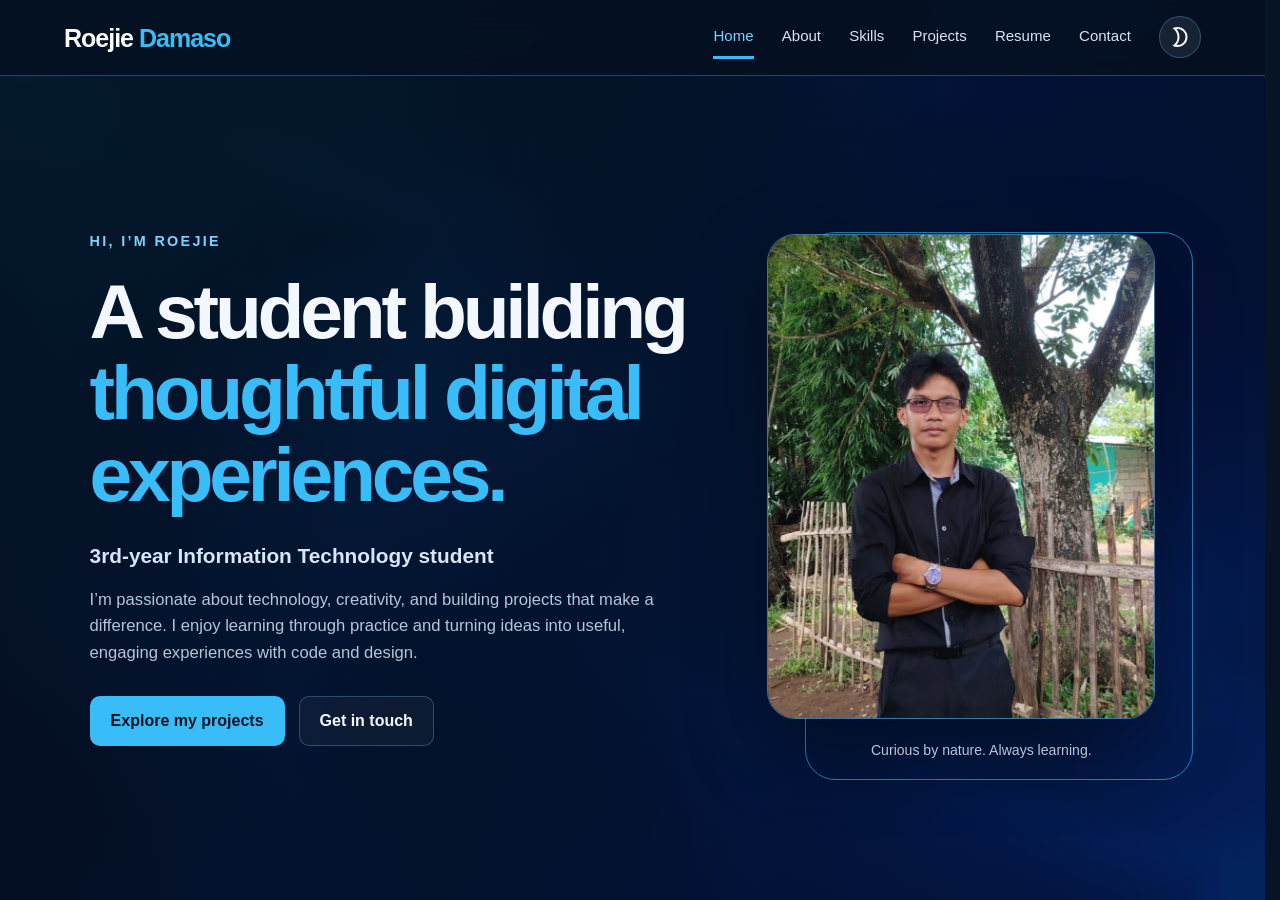
<file: index.html>
<!DOCTYPE html>
<html lang="en">
<head>
    <meta charset="UTF-8">
    <meta name="viewport" content="width=device-width, initial-scale=1.0">
    <meta name="description" content="Explore Roejie Damaso's portfolio, skills, projects, and background as an Information Technology student.">
    <meta name="theme-color" content="#071426">
    <title>Roejie Damaso | Portfolio</title>
    <link rel="stylesheet" href="style.css">
</head>
<body>
    <nav class="navbar">
        <div class="name">
            <p>Roejie <span style="color: rgb(79, 202, 255);">Damaso</span></p>
        </div>

        <button class="menu-btn" id="menu-btn" type="button" aria-label="Open navigation menu" aria-controls="nav-menu" aria-expanded="false">☰</button>

        <ul id="nav-menu" aria-label="Main navigation">
            <li class="active"><a href="index.html" class="active" aria-current="page">Home</a></li>
            <li><a href="about.html">About</a></li>
            <li><a href="skills.html">Skills</a></li>
            <li><a href="projects.html">Projects</a></li>
            <li><a href="resume.html">Resume</a></li>
            <li><a href="contact.html">Contact</a></li>
            <li><button id="theme-mode" type="button" aria-label="Toggle color theme" aria-pressed="false">
                <svg xmlns="http://www.w3.org/2000/svg" height="24px" viewBox="0 -960 960 960" width="24px" fill="#1f1f1f"><path d="M380-160q133 0 226.5-93.5T700-480q0-133-93.5-226.5T380-800h-21q-10 0-19 2 57 66 88.5 147.5T460-480q0 89-31.5 170.5T340-162q9 2 19 2h21Zm0 80q-53 0-103.5-13.5T180-134q93-54 146.5-146T380-480q0-108-53.5-200T180-826q46-27 96.5-40.5T380-880q83 0 156 31.5T663-763q54 54 85.5 127T780-480q0 83-31.5 156T663-197q-54 54-127 85.5T380-80Zm80-400Z"/></svg>
                
                <svg xmlns="http://www.w3.org/2000/svg" height="24px" viewBox="0 -960 960 960" width="24px" fill="#1f1f1f"><path d="M440-760v-160h80v160h-80Zm266 110-55-55 112-115 56 57-113 113Zm54 210v-80h160v80H760ZM440-40v-160h80v160h-80ZM254-652 140-763l57-56 113 113-56 54Zm508 512L651-255l54-54 114 110-57 59ZM40-440v-80h160v80H40Zm157 300-56-57 112-112 29 27 29 28-114 114Zm113-170q-70-70-70-170t70-170q70-70 170-70t170 70q70 70 70 170t-70 170q-70 70-170 70t-170-70Zm283-57q47-47 47-113t-47-113q-47-47-113-47t-113 47q-47 47-47 113t47 113q47 47 113 47t113-47ZM480-480Z"/></svg>
            </button></li>
        </ul>
        
    </nav>

    <main class="home-main">
        <section class="hero" aria-labelledby="hero-title">
            <div class="hero-copy">
                <p class="eyebrow">Hi, I’m Roejie</p>
                <h1 id="hero-title">A student building <span>thoughtful digital experiences.</span></h1>
                <p class="hero-role">3rd-year Information Technology student</p>
                <p class="hero-description">
                    I’m passionate about technology, creativity, and building projects that make a difference.
                    I enjoy learning through practice and turning ideas into useful, engaging experiences
                    with code and design.
                </p>
                <div class="hero-actions">
                    <a class="main-btn" href="projects.html">Explore my projects</a>
                    <a class="outline-btn" href="contact.html">Get in touch</a>
                </div>
            </div>
            <div class="hero-portrait">
                <img src="img/pic.jpg" alt="Portrait of Roejie Damaso" fetchpriority="high">
                <span class="portrait-caption">Curious by nature. Always learning.</span>
            </div>
        </section>
    </main>


    <script src="script.js"></script>
</body>
</html>
</file>
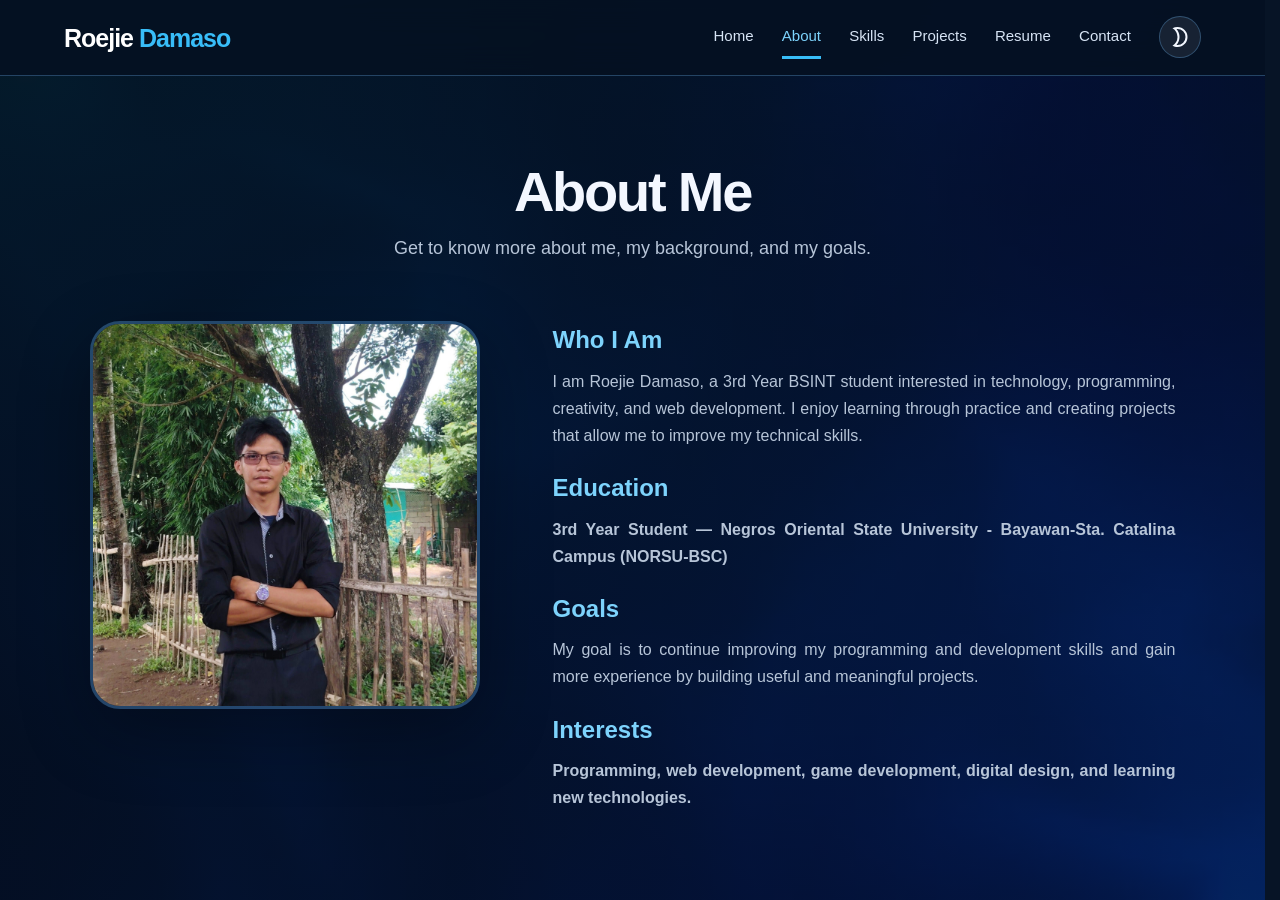
<file: about.html>
<!DOCTYPE html>
<html lang="en">
<head>
    <meta charset="UTF-8">
    <meta name="viewport" content="width=device-width, initial-scale=1.0">
    <title>About | Roejie Damaso</title>
    <link rel="stylesheet" href="style.css">
</head>
<body>

    <!-- =============================== NAVBAR SECTION ============================== -->

    <nav class="navbar">

        <div class="name">
            <p>Roejie <span style="color: rgb(79, 202, 255);">Damaso</span></p>
        </div>

        <button class="menu-btn" id="menu-btn">☰</button>

        <ul id="nav-menu">
            <li><a href="index.html">Home</a></li>
            <li class="active"><a href="about.html">About</a></li>
            <li><a href="skills.html">Skills</a></li>
            <li><a href="projects.html">Projects</a></li>
            <li><a href="resume.html">Resume</a></li>
            <li><a href="contact.html">Contact</a></li>

            <li><button id="theme-mode">
                <svg xmlns="http://www.w3.org/2000/svg" height="24px" viewBox="0 -960 960 960" width="24px" fill="#1f1f1f"><path d="M380-160q133 0 226.5-93.5T700-480q0-133-93.5-226.5T380-800h-21q-10 0-19 2 57 66 88.5 147.5T460-480q0 89-31.5 170.5T340-162q9 2 19 2h21Zm0 80q-53 0-103.5-13.5T180-134q93-54 146.5-146T380-480q0-108-53.5-200T180-826q46-27 96.5-40.5T380-880q83 0 156 31.5T663-763q54 54 85.5 127T780-480q0 83-31.5 156T663-197q-54 54-127 85.5T380-80Zm80-400Z"/></svg>
                
                <svg xmlns="http://www.w3.org/2000/svg" height="24px" viewBox="0 -960 960 960" width="24px" fill="#1f1f1f"><path d="M440-760v-160h80v160h-80Zm266 110-55-55 112-115 56 57-113 113Zm54 210v-80h160v80H760ZM440-40v-160h80v160h-80ZM254-652 140-763l57-56 113 113-56 54Zm508 512L651-255l54-54 114 110-57 59ZM40-440v-80h160v80H40Zm157 300-56-57 112-112 29 27 29 28-114 114Zm113-170q-70-70-70-170t70-170q70-70 170-70t170 70q70 70 70 170t-70 170q-70 70-170 70t-170-70Zm283-57q47-47 47-113t-47-113q-47-47-113-47t-113 47q-47 47-47 113t47 113q47 47 113 47t113-47ZM480-480Z"/></svg>
            </button></li>
        </ul>

    </nav>


    <!-- ============================== ABOUT SECTION ============================== -->

    <main class="page-main">

        <section class="page-header">
            <h1>About Me</h1>
            <p>Get to know more about me, my background, and my goals.</p>
        </section>


        <section class="about-container">

            <div class="about-image">
                <img src="img/pic.jpg" alt="Profile picture">
            </div>

            <div class="about-text">

                <h2>Who I Am</h2>

                <p>
                    I am Roejie Damaso, a 3rd Year BSINT student interested
                    in technology, programming, creativity, and web development.
                    I enjoy learning through practice and creating projects
                    that allow me to improve my technical skills.
                </p>

                <h2>Education</h2>

                <p>
                    <strong>3rd Year Student — Negros Oriental State University
        - Bayawan-Sta. Catalina Campus (NORSU-BSC)</strong>
                </p>

                <h2>Goals</h2>

                <p>
                    My goal is to continue improving my programming and
                    development skills and gain more experience by building
                    useful and meaningful projects.
                </p>

                <h2>Interests</h2>

                <p>
                    <strong>Programming, web development, game development,
        digital design, and learning new technologies.</strong>
                </p>

            </div>

        </section>

    </main>


    <!-- ============================== SCROLL TO TOP SECTION============================== -->

    <button id="scroll-top">↑</button>


    <script src="script.js"></script>
</body>
</html>
</file>
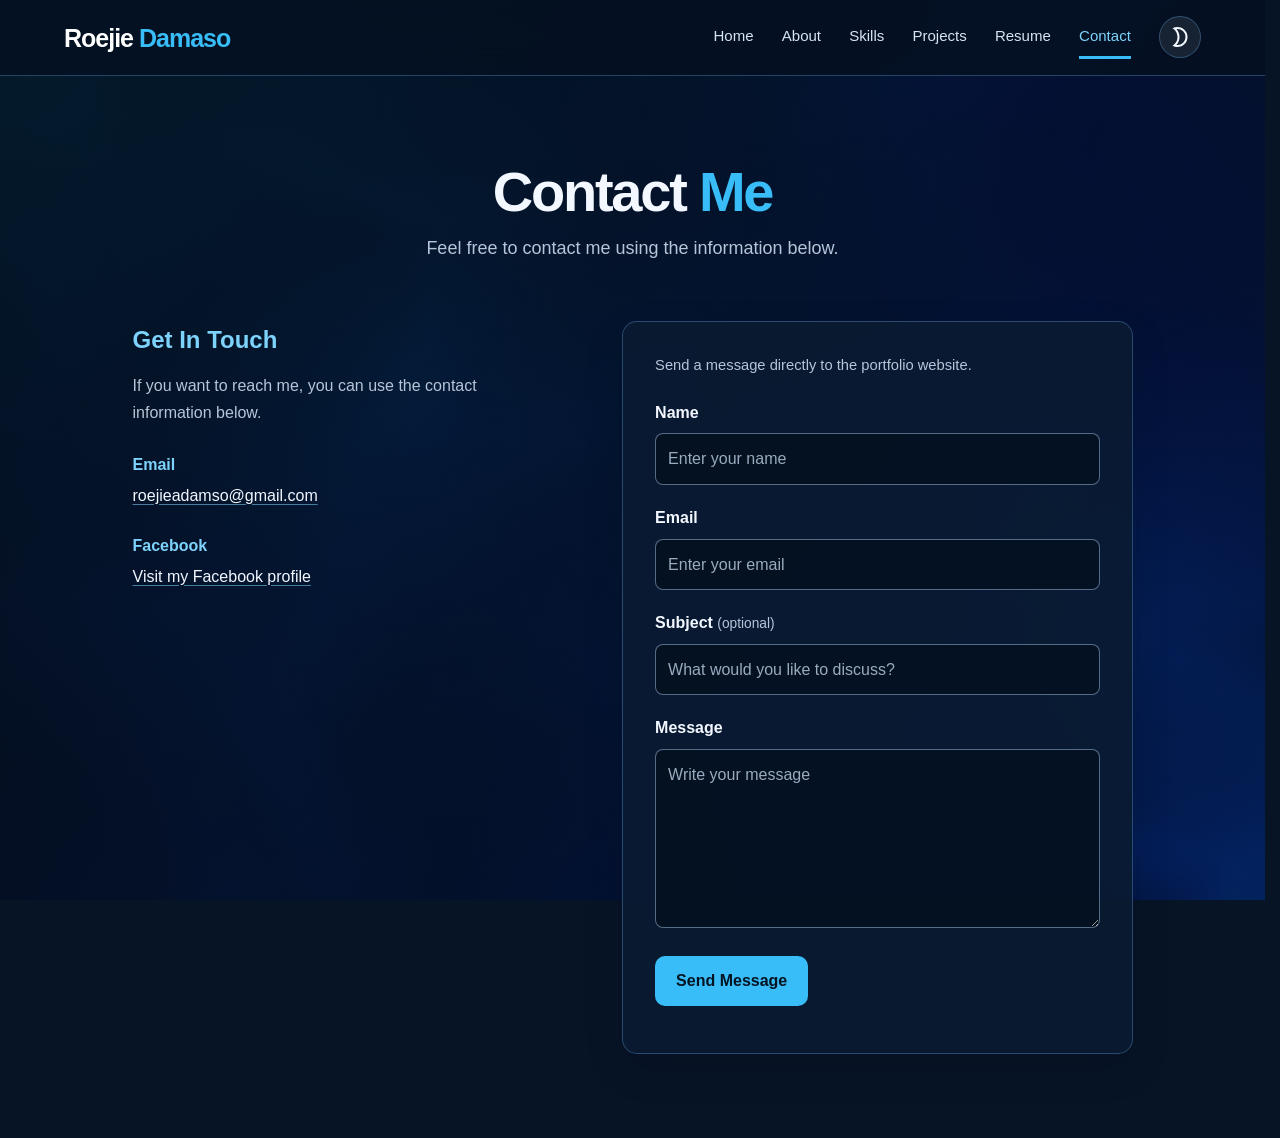
<file: contact.html>
<!DOCTYPE html>
<html lang="en">
<head>
    <meta charset="UTF-8">
    <meta name="viewport" content="width=device-width, initial-scale=1.0">
    <meta name="description" content="Contact Roejie Damaso about projects, collaboration, or opportunities.">
    <meta name="theme-color" content="#071426">
    <title>Contact | Roejie Damaso</title>
    <link rel="stylesheet" href="style.css">
</head>
<body>

    <!-- ============================== NAVBAR ============================== -->

    <nav class="navbar">

        <div class="name">
            <p>Roejie <span style="color: rgb(79, 202, 255);">Damaso</span></p>
        </div>

        <button class="menu-btn" id="menu-btn" type="button" aria-label="Open navigation menu" aria-controls="nav-menu" aria-expanded="false">☰</button>

        <ul id="nav-menu" aria-label="Main navigation">

            <li><a href="index.html">Home</a></li>
            <li><a href="about.html">About</a></li>
            <li><a href="skills.html">Skills</a></li>
            <li><a href="projects.html">Projects</a></li>
            <li><a href="resume.html">Resume</a></li>
            <li class="active"><a href="contact.html" aria-current="page">Contact</a></li>

            <li><button id="theme-mode" type="button" aria-label="Toggle color theme" aria-pressed="false">
                <svg xmlns="http://www.w3.org/2000/svg" height="24px" viewBox="0 -960 960 960" width="24px" fill="#1f1f1f"><path d="M380-160q133 0 226.5-93.5T700-480q0-133-93.5-226.5T380-800h-21q-10 0-19 2 57 66 88.5 147.5T460-480q0 89-31.5 170.5T340-162q9 2 19 2h21Zm0 80q-53 0-103.5-13.5T180-134q93-54 146.5-146T380-480q0-108-53.5-200T180-826q46-27 96.5-40.5T380-880q83 0 156 31.5T663-763q54 54 85.5 127T780-480q0 83-31.5 156T663-197q-54 54-127 85.5T380-80Zm80-400Z"/></svg>
                
                <svg xmlns="http://www.w3.org/2000/svg" height="24px" viewBox="0 -960 960 960" width="24px" fill="#1f1f1f"><path d="M440-760v-160h80v160h-80Zm266 110-55-55 112-115 56 57-113 113Zm54 210v-80h160v80H760ZM440-40v-160h80v160h-80ZM254-652 140-763l57-56 113 113-56 54Zm508 512L651-255l54-54 114 110-57 59ZM40-440v-80h160v80H40Zm157 300-56-57 112-112 29 27 29 28-114 114Zm113-170q-70-70-70-170t70-170q70-70 170-70t170 70q70 70 70 170t-70 170q-70 70-170 70t-170-70Zm283-57q47-47 47-113t-47-113q-47-47-113-47t-113 47q-47 47-47 113t47 113q47 47 113 47t113-47ZM480-480Z"/></svg>
            </button></li>

        </ul>

    </nav>


    <!-- ============================== CONTACT ============================== -->

    <main class="page-main">

        <section class="page-header">

            <h1>Contact <span>Me</span></h1>

            <p>
                Feel free to contact me using the information below.
            </p>

        </section>


        <section class="contact-container">


            <!-- ============================== CONTACT INFORMATION ============================== -->

            <div class="contact-info">

                <h2>Get In Touch</h2>

                <p>
                    If you want to reach me, you can use the contact information
                    below.
                </p>

                <div class="contact-detail">
                    <strong>Email</strong>
                    <p><a href="mailto:roejieadamso@gmail.com">roejieadamso@gmail.com</a></p>
                </div>

                <div class="contact-detail">
                    <strong>Facebook</strong>
                    <p><a href="https://www.facebook.com/Roejie.Hangca.Damaso" target="_blank" rel="noopener noreferrer">Visit my Facebook profile</a></p>
                </div>

            </div>


            <!-- ============================== CONTACT FORM ============================== -->

            <form id="contact-form">

                <input type="hidden" name="csrf_token" value="">

                <p class="form-note">Send a message directly to the portfolio website.</p>

                <div class="form-group">

                    <label for="contact-name">Name</label>

                    <input
                        type="text"
                        id="contact-name"
                        name="name"
                        placeholder="Enter your name"
                        autocomplete="name"
                        maxlength="150"
                        required
                    >

                </div>


                <div class="form-group">

                    <label for="contact-email">Email</label>

                    <input
                        type="email"
                        id="contact-email"
                        name="email"
                        placeholder="Enter your email"
                        autocomplete="email"
                        maxlength="254"
                        required
                    >

                </div>

                <div class="form-group">

                    <label for="contact-subject">Subject <span class="optional-label">(optional)</span></label>

                    <input
                        type="text"
                        id="contact-subject"
                        name="subject"
                        placeholder="What would you like to discuss?"
                        maxlength="200"
                    >

                </div>

                <div class="form-group">

                    <label for="contact-message">Message</label>

                    <textarea
                        id="contact-message"
                        name="message"
                        rows="6"
                        placeholder="Write your message"
                        maxlength="5000"
                        required
                    ></textarea>

                </div>

                <button type="submit" class="main-btn">
                    Send Message
                </button>

                <p id="form-success" role="status" aria-live="polite"></p>

            </form>

        </section>

    </main>


    <!-- ============================== SCROLL TO TOP ============================== -->

    <button id="scroll-top" type="button" aria-label="Back to top">↑</button>


    <script src="script.js"></script>
</body>
</html>
</file>
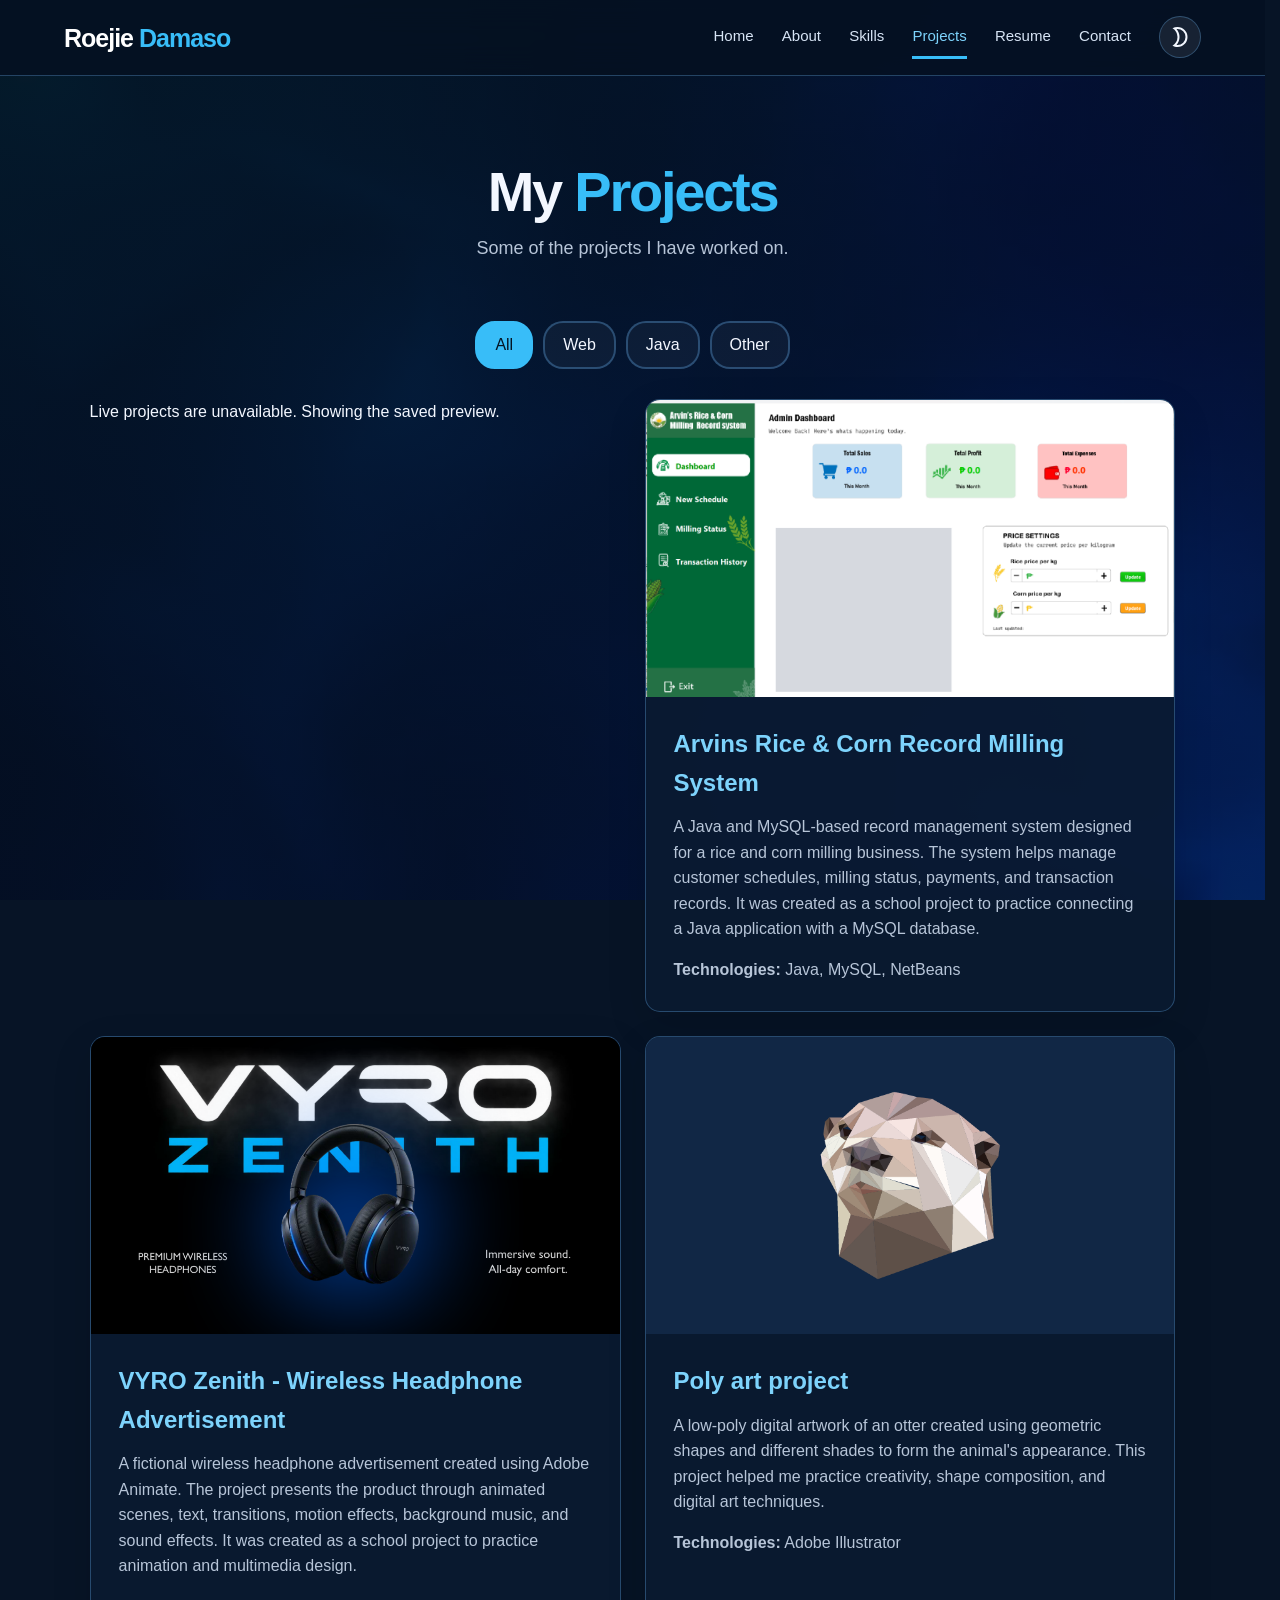
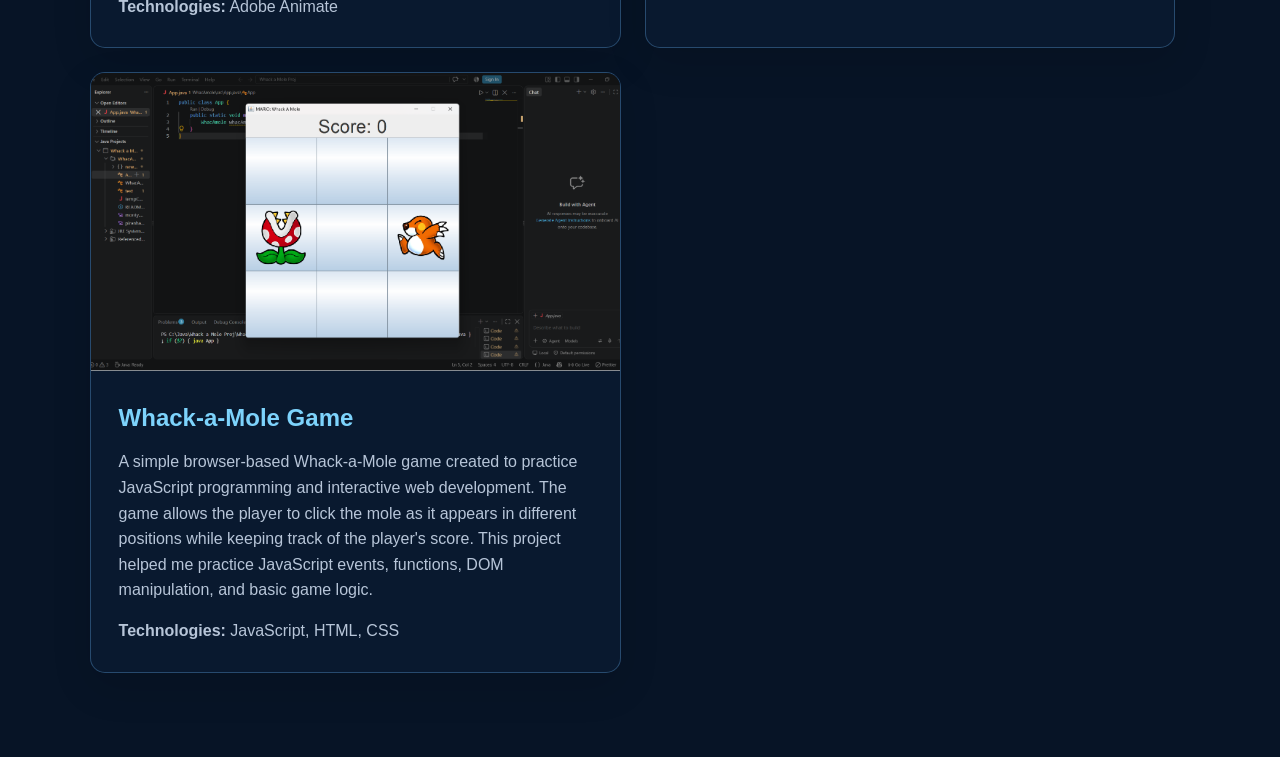
<file: projects.html>
<!DOCTYPE html>
<html lang="en">
<head>
    <meta charset="UTF-8">
    <meta name="viewport" content="width=device-width, initial-scale=1.0">
    <meta name="description" content="Browse Roejie Damaso's programming, web, and creative projects.">
    <meta name="theme-color" content="#071426">
    <title>Projects | Roejie Damaso</title>
    <link rel="stylesheet" href="style.css">
</head>
<body>

    <!-- ============================== NAVBAR ============================== -->

    <nav class="navbar">

        <div class="name">
            <p>Roejie <span style="color: rgb(79, 202, 255);">Damaso</span></p>
        </div>

        <button class="menu-btn" id="menu-btn" type="button" aria-label="Open navigation menu" aria-controls="nav-menu" aria-expanded="false">☰</button>

        <ul id="nav-menu" aria-label="Main navigation">
            <li><a href="index.html">Home</a></li>
            <li><a href="about.html">About</a></li>
            <li><a href="skills.html">Skills</a></li>
            <li class="active"><a href="projects.html" aria-current="page">Projects</a></li>
            <li><a href="resume.html">Resume</a></li>
            <li><a href="contact.html">Contact</a></li>

            <li><button id="theme-mode" type="button" aria-label="Toggle color theme" aria-pressed="false">
                <svg xmlns="http://www.w3.org/2000/svg" height="24px" viewBox="0 -960 960 960" width="24px" fill="#1f1f1f"><path d="M380-160q133 0 226.5-93.5T700-480q0-133-93.5-226.5T380-800h-21q-10 0-19 2 57 66 88.5 147.5T460-480q0 89-31.5 170.5T340-162q9 2 19 2h21Zm0 80q-53 0-103.5-13.5T180-134q93-54 146.5-146T380-480q0-108-53.5-200T180-826q46-27 96.5-40.5T380-880q83 0 156 31.5T663-763q54 54 85.5 127T780-480q0 83-31.5 156T663-197q-54 54-127 85.5T380-80Zm80-400Z"/></svg>
                
                <svg xmlns="http://www.w3.org/2000/svg" height="24px" viewBox="0 -960 960 960" width="24px" fill="#1f1f1f"><path d="M440-760v-160h80v160h-80Zm266 110-55-55 112-115 56 57-113 113Zm54 210v-80h160v80H760ZM440-40v-160h80v160h-80ZM254-652 140-763l57-56 113 113-56 54Zm508 512L651-255l54-54 114 110-57 59ZM40-440v-80h160v80H40Zm157 300-56-57 112-112 29 27 29 28-114 114Zm113-170q-70-70-70-170t70-170q70-70 170-70t170 70q70 70 70 170t-70 170q-70 70-170 70t-170-70Zm283-57q47-47 47-113t-47-113q-47-47-113-47t-113 47q-47 47-47 113t47 113q47 47 113 47t113-47ZM480-480Z"/></svg>
            </button></li>
        </ul>

    </nav>


    <!-- ============================== PROJECTS ============================== -->

    <main class="page-main">

        <section class="page-header">
            <h1>My <span>Projects</span></h1>
            <p>Some of the projects I have worked on.</p>
        </section>


        <!-- ============================== PROJECT FILTER ============================== -->

        <div class="project-filter" role="group" aria-label="Filter projects">

            <button class="filter-btn active-filter" type="button" data-filter="all" aria-pressed="true">
                All
            </button>

            <button class="filter-btn" type="button" data-filter="web" aria-pressed="false">
                Web
            </button>

            <button class="filter-btn" type="button" data-filter="java" aria-pressed="false">
                Java
            </button>

            <button class="filter-btn" type="button" data-filter="other" aria-pressed="false">
                Other
            </button>

        </div>


        <!-- ============================== PROJECT CARDS ============================== -->

        <section class="projects-container" data-dynamic-projects>

            <article class="project-card" data-category="java">

                <img src="img/ricemill.png" alt="Rice and corn milling record management system">

                <div class="project-content">

                    <h2>Arvins Rice & Corn Record Milling System</h2>

                    <p>
                        A Java and MySQL-based record management system designed for a rice and corn milling business. The system helps manage customer schedules, milling status, payments, and transaction records. It was created as a school project to practice connecting a Java application with a MySQL database.
                    </p>

                    <p class="technologies">
                        <strong>Technologies:</strong>
                        Java, MySQL, NetBeans
                    </p>

                </div>

            </article>


            <article class="project-card" data-category="other">

                <img src="img/Vyro.png" alt="VYRO Zenith headphone advertisement artwork">

                <div class="project-content">

                    <h2>VYRO Zenith - Wireless Headphone Advertisement</h2>

                    <p>
                        A fictional wireless headphone advertisement created using Adobe Animate. The project presents the product through animated scenes, text, transitions, motion effects, background music, and sound effects. It was created as a school project to practice animation and multimedia design.
                    </p>

                    <p class="technologies">
                        <strong>Technologies:</strong>
                        Adobe Animate
                    </p>

                </div>

            </article>


            <article class="project-card" data-category="other">

                <img src="img/otter.png" alt="Low-poly digital illustration of an otter">

                <div class="project-content">

                    <h2>Poly art project</h2>

                    <p>
                        A low-poly digital artwork of an otter created using geometric shapes and different shades to form the animal's appearance. This project helped me practice creativity, shape composition, and digital art techniques.
                    </p>

                    <p class="technologies">
                        <strong>Technologies:</strong>
                        Adobe Illustrator
                    </p>

                </div>

            </article>


            <article class="project-card" data-category="web">

                <img src="img/whack.png" alt="Whack-a-Mole browser game">

                <div class="project-content">

                    <h2>Whack-a-Mole Game</h2>

                    <p>
                        A simple browser-based Whack-a-Mole game created to practice JavaScript programming and interactive web development. The game allows the player to click the mole as it appears in different positions while keeping track of the player's score. This project helped me practice JavaScript events, functions, DOM manipulation, and basic game logic.
                    </p>

                    <p class="technologies">
                        <strong>Technologies:</strong>
                        JavaScript, HTML, CSS
                    </p>

                </div>

            </article>

        </section>

    </main>


    <!-- ============================== SCROLL TO TOP ============================== -->

    <button id="scroll-top" type="button" aria-label="Back to top">↑</button>


    <script src="script.js"></script>
</body>
</html>
</file>
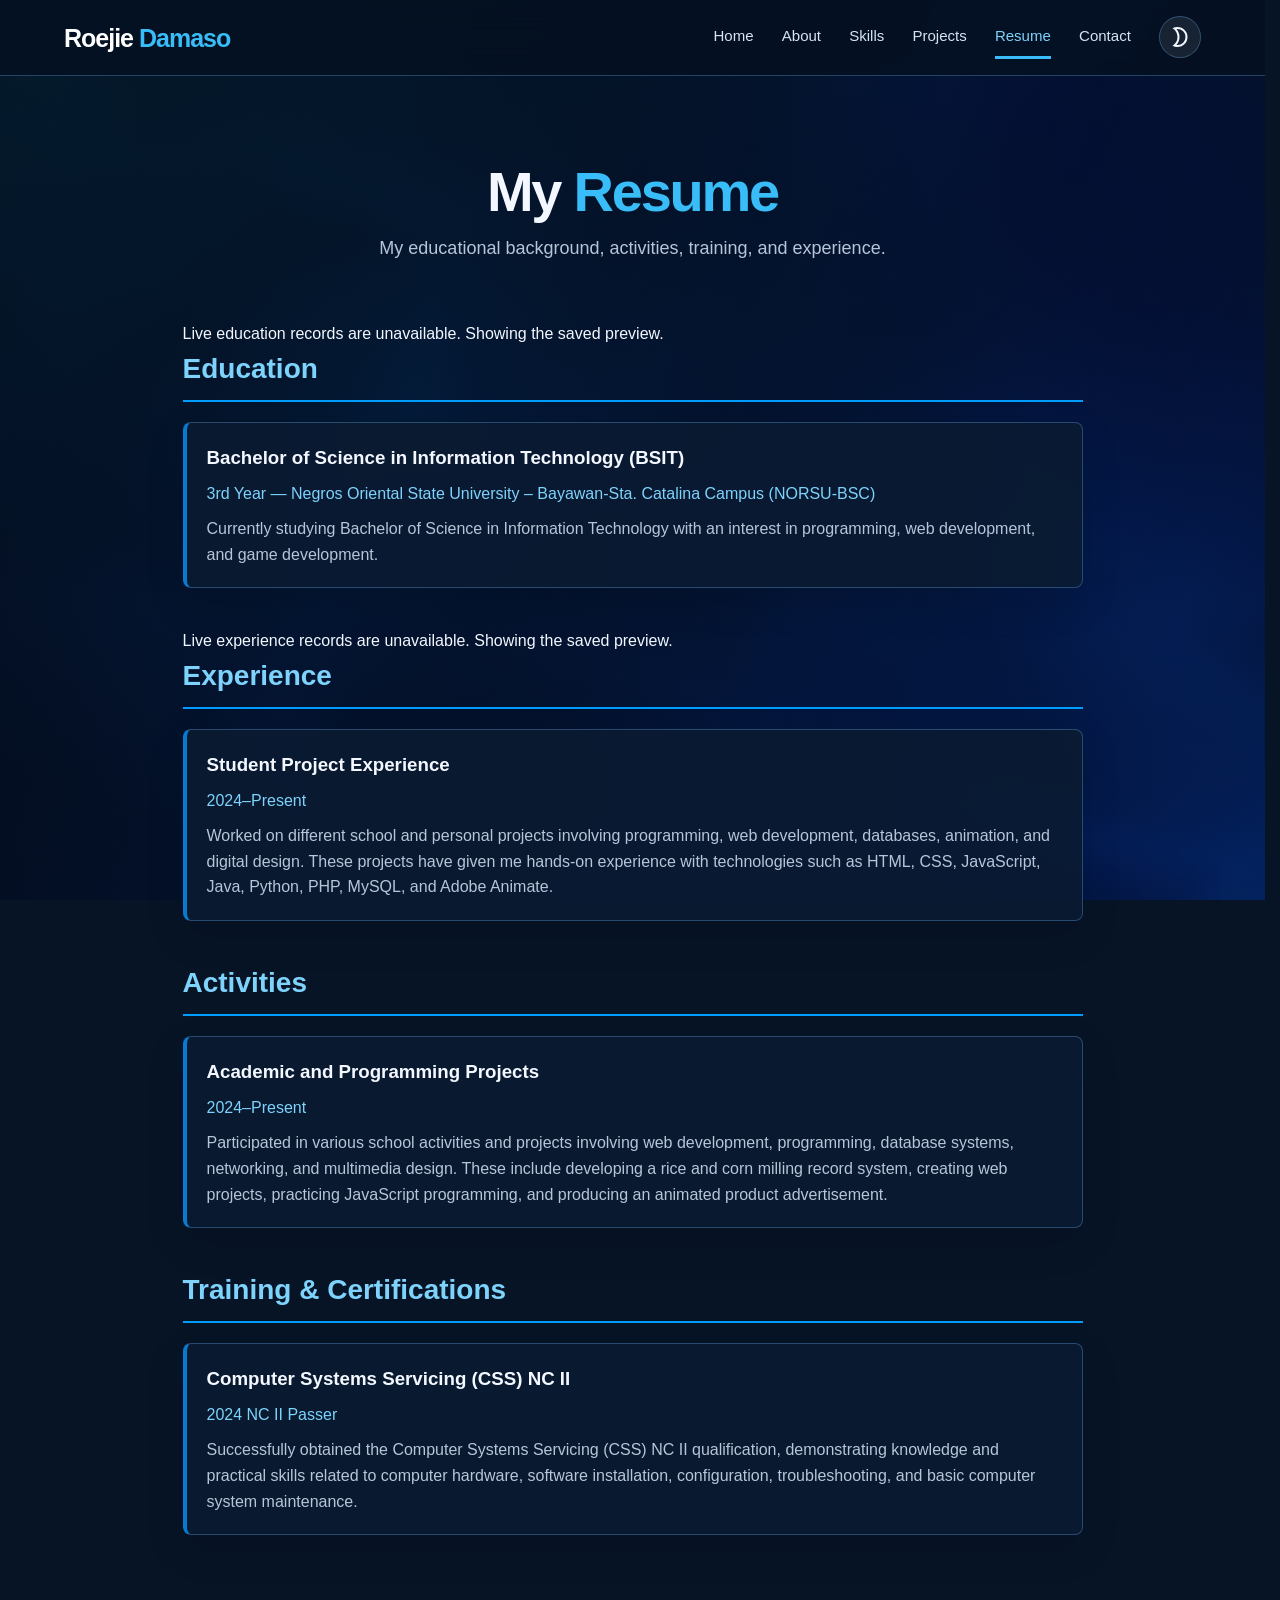
<file: resume.html>
<!DOCTYPE html>
<html lang="en">
<head>
    <meta charset="UTF-8">
    <meta name="viewport" content="width=device-width, initial-scale=1.0">
    <meta name="description" content="View Roejie Damaso's education, experience, activities, and training.">
    <meta name="theme-color" content="#071426">
    <title>Resume | Roejie Damaso</title>
    <link rel="stylesheet" href="style.css">
</head>
<body>

    <!-- ============================== NAVBAR ============================== -->

    <nav class="navbar">

        <div class="name">
            <p>Roejie <span style="color: rgb(79, 202, 255);">Damaso</span></p>
        </div>

        <button class="menu-btn" id="menu-btn" type="button" aria-label="Open navigation menu" aria-controls="nav-menu" aria-expanded="false">☰</button>

        <ul id="nav-menu" aria-label="Main navigation">
            <li><a href="index.html">Home</a></li>
            <li><a href="about.html">About</a></li>
            <li><a href="skills.html">Skills</a></li>
            <li><a href="projects.html">Projects</a></li>
            <li class="active"><a href="resume.html" aria-current="page">Resume</a></li>
            <li><a href="contact.html">Contact</a></li>

            <li><button id="theme-mode" type="button" aria-label="Toggle color theme" aria-pressed="false">
                <svg xmlns="http://www.w3.org/2000/svg" height="24px" viewBox="0 -960 960 960" width="24px" fill="#1f1f1f"><path d="M380-160q133 0 226.5-93.5T700-480q0-133-93.5-226.5T380-800h-21q-10 0-19 2 57 66 88.5 147.5T460-480q0 89-31.5 170.5T340-162q9 2 19 2h21Zm0 80q-53 0-103.5-13.5T180-134q93-54 146.5-146T380-480q0-108-53.5-200T180-826q46-27 96.5-40.5T380-880q83 0 156 31.5T663-763q54 54 85.5 127T780-480q0 83-31.5 156T663-197q-54 54-127 85.5T380-80Zm80-400Z"/></svg>
                
                <svg xmlns="http://www.w3.org/2000/svg" height="24px" viewBox="0 -960 960 960" width="24px" fill="#1f1f1f"><path d="M440-760v-160h80v160h-80Zm266 110-55-55 112-115 56 57-113 113Zm54 210v-80h160v80H760ZM440-40v-160h80v160h-80ZM254-652 140-763l57-56 113 113-56 54Zm508 512L651-255l54-54 114 110-57 59ZM40-440v-80h160v80H40Zm157 300-56-57 112-112 29 27 29 28-114 114Zm113-170q-70-70-70-170t70-170q70-70 170-70t170 70q70 70 70 170t-70 170q-70 70-170 70t-170-70Zm283-57q47-47 47-113t-47-113q-47-47-113-47t-113 47q-47 47-47 113t47 113q47 47 113 47t113-47ZM480-480Z"/></svg>
            </button></li>
        </ul>

    </nav>


    <!-- ============================== RESUME ============================== -->

    <main class="page-main">

        <section class="page-header">

            <h1>My <span>Resume</span></h1>

            <p>
                My educational background, activities, training, and experience.
            </p>

        </section>


        <section class="resume-container">


            <!-- ============================== EDUCATION ============================== -->

            <div class="resume-section" data-dynamic-resume="education">

                <h2>Education</h2>

                <div class="resume-item">

                    <h3>Bachelor of Science in Information Technology (BSIT)</h3>

                    <span>3rd Year — Negros Oriental State University – Bayawan-Sta. Catalina Campus (NORSU-BSC)</span>

                    <p>
                        Currently studying Bachelor of Science in Information Technology with an interest in programming, web development, and game development.
                    </p>

                </div>

            </div>


            <!-- ============================== EXPERIENCE ============================== -->

            <div class="resume-section" data-dynamic-resume="experience">

                <h2>Experience</h2>

                <div class="resume-item">

                    <h3>Student Project Experience</h3>

                    <span>2024–Present</span>

                    <p>
                        Worked on different school and personal projects involving programming, web development, databases, animation, and digital design. These projects have given me hands-on experience with technologies such as HTML, CSS, JavaScript, Java, Python, PHP, MySQL, and Adobe Animate.
                    </p>

                </div>

            </div>


            <!-- ============================== ACTIVITIES ============================== -->

            <div class="resume-section">

                <h2>Activities</h2>

                <div class="resume-item">

                    <h3>Academic and Programming Projects</h3>

                    <span>2024–Present</span>

                    <p>
                        Participated in various school activities and projects involving web development, programming, database systems, networking, and multimedia design. These include developing a rice and corn milling record system, creating web projects, practicing JavaScript programming, and producing an animated product advertisement.
                    </p>

                </div>

            </div>


            <!-- ============================== TRAINING ============================== -->

            <div class="resume-section">

                <h2>Training & Certifications</h2>

                <div class="resume-item">

                    <h3>Computer Systems Servicing (CSS) NC II</h3>

                    <span>2024 NC II Passer</span>

                    <p>
                        Successfully obtained the Computer Systems Servicing (CSS) NC II qualification, demonstrating knowledge and practical skills related to computer hardware, software installation, configuration, troubleshooting, and basic computer system maintenance.
                    </p>

                </div>

            </div>

        </section>

    </main>


    <!-- ============================== SCROLL TO TOP ============================== -->

    <button id="scroll-top" type="button" aria-label="Back to top">↑</button>


    <script src="script.js"></script>
</body>
</html>
</file>
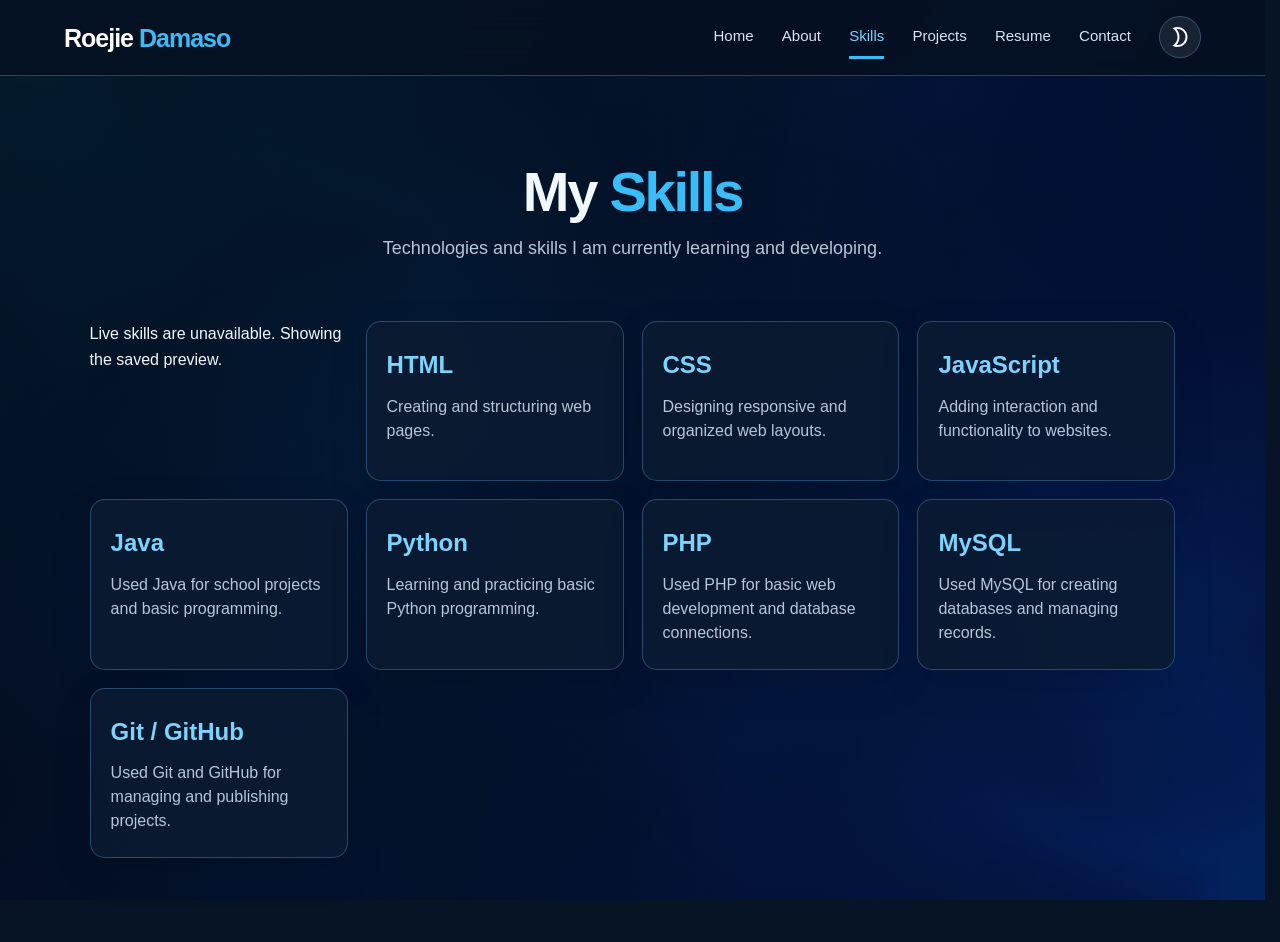
<file: skills.html>
<!DOCTYPE html>
<html lang="en">
<head>
    <meta charset="UTF-8">
    <meta name="viewport" content="width=device-width, initial-scale=1.0">
    <meta name="description" content="Explore Roejie Damaso's current skills in web development, programming, databases, and digital tools.">
    <meta name="theme-color" content="#071426">
    <title>Skills | Roejie Damaso</title>
    <link rel="stylesheet" href="style.css">
</head>
<body>

    <!-- ============================== NAVBAR ============================== -->

    <nav class="navbar">

        <div class="name">
            <p>Roejie <span style="color: rgb(79, 202, 255);">Damaso</span></p>
        </div>

        <button class="menu-btn" id="menu-btn" type="button" aria-label="Open navigation menu" aria-controls="nav-menu" aria-expanded="false">☰</button>

        <ul id="nav-menu" aria-label="Main navigation">
            <li><a href="index.html">Home</a></li>
            <li><a href="about.html">About</a></li>
            <li class="active"><a href="skills.html" aria-current="page">Skills</a></li>
            <li><a href="projects.html">Projects</a></li>
            <li><a href="resume.html">Resume</a></li>
            <li><a href="contact.html">Contact</a></li>
            <li><button id="theme-mode" type="button" aria-label="Toggle color theme" aria-pressed="false">
                <svg xmlns="http://www.w3.org/2000/svg" height="24px" viewBox="0 -960 960 960" width="24px" fill="#1f1f1f"><path d="M380-160q133 0 226.5-93.5T700-480q0-133-93.5-226.5T380-800h-21q-10 0-19 2 57 66 88.5 147.5T460-480q0 89-31.5 170.5T340-162q9 2 19 2h21Zm0 80q-53 0-103.5-13.5T180-134q93-54 146.5-146T380-480q0-108-53.5-200T180-826q46-27 96.5-40.5T380-880q83 0 156 31.5T663-763q54 54 85.5 127T780-480q0 83-31.5 156T663-197q-54 54-127 85.5T380-80Zm80-400Z"/></svg>
                
                <svg xmlns="http://www.w3.org/2000/svg" height="24px" viewBox="0 -960 960 960" width="24px" fill="#1f1f1f"><path d="M440-760v-160h80v160h-80Zm266 110-55-55 112-115 56 57-113 113Zm54 210v-80h160v80H760ZM440-40v-160h80v160h-80ZM254-652 140-763l57-56 113 113-56 54Zm508 512L651-255l54-54 114 110-57 59ZM40-440v-80h160v80H40Zm157 300-56-57 112-112 29 27 29 28-114 114Zm113-170q-70-70-70-170t70-170q70-70 170-70t170 70q70 70 70 170t-70 170q-70 70-170 70t-170-70Zm283-57q47-47 47-113t-47-113q-47-47-113-47t-113 47q-47 47-47 113t47 113q47 47 113 47t113-47ZM480-480Z"/></svg>
            </button></li>
        </ul>

    </nav>


    <!-- ============================== SKILLS ============================== -->

    <main class="page-main">

        <section class="page-header">
            <h1>My <span>Skills</span></h1>
            <p>Technologies and skills I am currently learning and developing.</p>
        </section>


        <section class="skills-container" data-dynamic-skills>

            <div class="skill-card">
                <h2>HTML</h2>
                <p>Creating and structuring web pages.</p>
            </div>

            <div class="skill-card">
                <h2>CSS</h2>
                <p>Designing responsive and organized web layouts.</p>
            </div>

            <div class="skill-card">
                <h2>JavaScript</h2>
                <p>Adding interaction and functionality to websites.</p>
            </div>

            <div class="skill-card">
                <h2>Java</h2>
                <p>Used Java for school projects and basic programming.</p>
            </div>

            <div class="skill-card">
                <h2>Python</h2>
                <p>Learning and practicing basic Python programming.</p>
            </div>

            <div class="skill-card">
                <h2>PHP</h2>
                <p>Used PHP for basic web development and database connections.</p>
            </div>

            <div class="skill-card">
                <h2>MySQL</h2>
                <p>Used MySQL for creating databases and managing records.</p>
            </div>

            <div class="skill-card">
                <h2>Git / GitHub</h2>
                <p>Used Git and GitHub for managing and publishing projects.</p>
            </div>

        </section>

    </main>


    <!-- ============================== SCROLL TO TOP ============================== -->

    <button id="scroll-top" type="button" aria-label="Back to top">↑</button>


    <script src="script.js"></script>
</body>
</html>
</file>
<file: style.css>
*{
    padding: 0;
    margin: 0;
    box-sizing: border-box;
}

body{
    height: 100dvh;
    font-family: Arial, Helvetica, sans-serif;
    background-image: url(img/bg.jpg);
    background-repeat: no-repeat;
    background-position: center;
    background-size: cover;
    background-attachment: fixed;
    z-index: -1;
}

html{
    scrollbar-gutter: stable;
}

/* ============= Light Mode ============= */
#theme-mode{
    display: flex;
    justify-content: center;
    align-items: center;
    border-radius: 50px;
    width: 36px;
    height: 35px;
}

#theme-mode svg:last-child{
    display: none;
}

.light-mode #theme-mode svg:first-child{
    display: none;
}
.light-mode #theme-mode svg:last-child{
    display: block;
}

.light-mode{
    background-image: url(img/Light.jpg);
}

.light-mode .about-text h2{
    color: rgb(0, 44, 155);
}


/*======== Light Mode Attributes ====== */


.light-mode .home-main .text {
    color: black;
    font-weight: 300;
}

.light-mode .navbar{
    background-color: rgb(0, 67, 176);
}

.light-mode .contact-detail a{
    color: black !important;
}
/* ===================================== */

/* ============================== NAVBAR ============================== */


.navbar{
    width: 100%;
    padding: 15px;
    background-color: rgba(11, 11, 85, 0.777);
    display: flex;
    align-items: center;
    justify-content: space-between;
    border-bottom: 2px solid rgb(0, 89, 255);
}

.navbar ul{
    padding-right: 10px;
    display: flex;
    gap: 40px;
    align-items: center;
}

.navbar li{
    list-style: none;
    border-bottom: 3px solid transparent;
    transition: border-bottom-color 0.5s;
}

.navbar a{
    text-decoration: none;
    color: white;
    transition: 0.5s;
}

.navbar .name{
    font-weight: bold;
    font-size: 25px;
    margin-left: 80px;
    color: rgb(255, 255, 255);
}

.navbar li:not(:last-child):hover{
    border-bottom: 3px solid rgb(0, 157, 255) ;
}
.navbar a:hover{
    text-shadow: 0 0 14px #f6f7f8;
    color: rgb(0, 225, 255);
}

/* ========= Active ======== */
.navbar li.active {
    border-bottom: 3px solid rgb(0, 157, 255) ;
}
.navbar a.active{
    text-shadow: 0 0 14px #f6f7f8;
    color: rgb(0, 225, 255);
}



/* ============================== HOME ============================== */

.home-main{
    margin: 100px 0 0 0;
    
    display: flex;
    flex-direction: column;
    justify-content: center;
    align-items: center;
    width: 100%;
}

.home-main .text{
    width: 43%;
    display: flex;
    flex-direction: column;
    color: white;
    gap: 12px;
    text-align: justify;
    flex-wrap: wrap;
    justify-content: center;
}

.home-main .Me{
    display: flex;
    justify-content: center;
}

.home-main img{
    float: right;
    width: 400px;
    margin: 20px;
    height: auto;
    max-width: 100%;
    border-radius: 50px;
    border: 3px solid rgb(0, 68, 255);
    transition: 0.9s;
}

.home-main img:hover{
    box-shadow: 0px 0px 50px rgb(5, 85, 246);
}

@media(max-width:1024px){
    .navbar{
        width: 100%;
    }
    .navbar ul{
        white-space: nowrap;
        padding-right: 2px;
    }
    .navbar .name{
        white-space: nowrap;
        margin-left: 2px;
        font-size: 20px;
    }

    .home-main .Me{
        flex-direction: column;
        justify-content: center;
        align-items: center;
    }

    .home-main .text{
        align-items: center;
        justify-content: center;
        width: 80%;
        font-size: 17px !important;
    }
    .home-main .text p{
        font-size: 17px !important;
    }
}



/* ============================== ABOUT ============================== */

.about-main .text{
    display: flex;
    flex-direction: column;
    width: 40%;
    flex-wrap: wrap;
}

/* ============================== GENERAL PAGES ============================== */

.page-main{
    width: 100%;
    min-height: calc(100dvh - 75px);
    padding: 70px 8%;
    color: white;
}

.page-header{
    text-align: center;
    margin-bottom: 50px;
}

.page-header h1{
    font-size: 45px;
    margin-bottom: 10px;
    text-shadow: -3px 3px 3px rgb(3, 19, 44);
}


.page-header p{
    font-size: 18px;
}


/* ============================== NAVBAR MENU ============================== */

.menu-btn{
    display: none;
    font-size: 25px;
    color: white;
    background: transparent;
    border: none;
    cursor: pointer;
}



/* ============================== ABOUT ============================== */

.about-container{
    max-width: 1100px;
    margin: auto;
    display: flex;
    align-items: center;
    gap: 50px;
}

.about-image{
    width: 35%;
}

.about-image img{
    width: 100%;
    border-radius: 30px;
    border: 3px solid rgb(0, 68, 255);
}

.about-text{
    width: 65%;
}

.about-text h2{
    color: rgb(56, 129, 246);
    margin-bottom: 8px;
    margin-top: 20px;
}

.about-text h2:first-child{
    margin-top: 0;
}

.about-text p{
    line-height: 1.7;
    text-align: justify;
}


/* ============================== SKILLS ============================== */

.skills-container{
    max-width: 1100px;
    margin: auto;
    display: grid;
    grid-template-columns: repeat(4, 1fr);
    gap: 25px;
}

.skill-card{
    padding: 25px;
    background-color: rgba(11, 11, 85, 0.777);
    border: 1px solid rgba(0, 157, 255, 0.5);
    border-radius: 15px;
    text-align: center;
    transition: 0.4s;
}

.skill-card:hover{
    transform: translateY(-8px);
    box-shadow: 0 0 25px rgba(0, 157, 255, 0.5);
}

.skill-card h2{
    color: rgb(0, 203, 249);
    margin-bottom: 10px;
}

.skill-card p{
    line-height: 1.5;
}


/* ============================== PROJECT FILTER ============================== */

.project-filter{
    display: flex;
    justify-content: center;
    gap: 12px;
    margin-bottom: 35px;
    flex-wrap: wrap;
}

.filter-btn{
    padding: 10px 20px;
    border: 2px solid rgb(0, 157, 255);
    background: transparent;
    color: white;
    border-radius: 20px;
    cursor: pointer;
    transition: 0.3s;
}

.filter-btn:hover,
.active-filter{
    background-color: rgb(0, 157, 255);
    color: white;
}


/* ============================== PROJECTS ============================== */

.projects-container{
    max-width: 1100px;
    margin: auto;
    display: grid;
    grid-template-columns: repeat(2, 1fr);
    gap: 30px;
}

.project-card{
    overflow: hidden;
    background-color: rgba(11, 11, 85, 0.777);
    border: 1px solid rgba(0, 157, 255, 0.5);
    border-radius: 15px;
    transition: 0.4s;
}

.project-card:hover{
    transform: translateY(-7px);
    box-shadow: 0 0 25px rgba(0, 157, 255, 0.5);
}

.project-card img{
    width: 100%;
    height: 220px;
    object-fit: cover;
}

.project-content{
    padding: 25px;
}

.project-content h2{
    color: rgb(0, 203, 249);
    margin-bottom: 12px;
}

.project-content p{
    line-height: 1.6;
}

.technologies{
    margin-top: 15px;
}


/* ============================== RESUME ============================== */

.resume-container{
    max-width: 900px;
    margin: auto;
}

.resume-section{
    margin-bottom: 40px;
}

.resume-section > h2{
    color: rgb(0, 203, 249);
    font-size: 28px;
    margin-bottom: 20px;
    border-bottom: 2px solid rgb(0, 157, 255);
    padding-bottom: 8px;
}

.resume-item{
    background-color: rgba(11, 11, 85, 0.777);
    border-left: 4px solid rgb(0, 157, 255);
    padding: 20px;
    border-radius: 8px;
}

.resume-item h3{
    margin-bottom: 8px;
}

.resume-item span{
    color: rgb(0, 203, 249);
    display: block;
    margin-bottom: 10px;
}

.resume-item p{
    line-height: 1.6;
}


/* ============================== CONTACT ============================== */

.contact-container{
    max-width: 1000px;
    margin: auto;
    display: grid;
    grid-template-columns: 1fr 1fr;
    gap: 50px;
}

.contact-info h2{
    color: rgb(0, 203, 249);
    margin-bottom: 15px;
}

.contact-info > p{
    line-height: 1.7;
    margin-bottom: 30px;
}

.contact-detail{
    margin-bottom: 25px;
}

.contact-detail strong{
    color: rgb(0, 203, 249);
}

.contact-detail p{
    margin-top: 5px;
}


#contact-form{
    background-color: rgba(11, 11, 85, 0.777);
    padding: 30px;
    border-radius: 15px;
    border: 1px solid rgba(0, 157, 255, 0.5);
}

.form-group{
    margin-bottom: 20px;
}

.form-group label{
    display: block;
    margin-bottom: 8px;
}

.form-group input,
.form-group textarea{
    width: 100%;
    padding: 12px;
    border: 2px solid rgba(0, 157, 255, 0.5);
    border-radius: 8px;
    background-color: rgba(255, 255, 255, 0.9);
    color: black;
    font-family: inherit;
}

.form-group textarea{
    resize: vertical;
}

.form-group input:focus,
.form-group textarea:focus{
    outline: none;
    border-color: rgb(0, 203, 249);
    box-shadow: 0 0 10px rgba(0, 203, 249, 0.5);
}

.form-group small{
    display: block;
    color: rgb(255, 100, 100);
    margin-top: 5px;
}

#form-success{
    color: rgb(0, 255, 150);
    margin-top: 15px;
}


/* ============================== SCROLL TO TOP ============================== */

#scroll-top{
    position: fixed;
    right: 25px;
    bottom: 25px;
    width: 45px;
    height: 45px;
    border: none;
    border-radius: 50%;
    background-color: rgb(0, 157, 255);
    color: white;
    font-size: 22px;
    cursor: pointer;
    opacity: 0;
    visibility: hidden;
    transition: 0.3s;
}

#scroll-top.show-scroll{
    opacity: 1;
    visibility: visible;
}

#scroll-top:hover{
    background-color: rgb(0, 203, 249);
    box-shadow: 0 0 20px rgb(0, 157, 255);
}


/* ============================== LIGHT MODE ============================== */

.light-mode .page-main{
    color: black;
}

.light-mode .page-header h1{
    text-shadow: none;
}

.light-mode .skill-card,
.light-mode .project-card,
.light-mode .resume-item,
.light-mode #contact-form{
    background-color: rgba(255, 255, 255, 0.75);
    border-color: rgba(0, 89, 255, 0.5);
}

.light-mode .outline-btn{
    color: black;
}

.light-mode .filter-btn{
    color: black;
}

.light-mode .filter-btn:hover,
.light-mode .active-filter{
    color: white;
}


/* ============================== TABLET ============================== */

@media(max-width:1024px){

    .navbar .name{
        margin-left: 2px;
    }

    .navbar ul{
        gap: 20px;
    }

    .skills-container{
        grid-template-columns: repeat(2, 1fr);
    }

    .about-container{
        gap: 30px;
    }

    .home-main .Me{
        flex-direction: column;
        align-items: center;
    }

    .home-main .text{
        width: 80%;
        align-items: center;
    }

}


/* ============================== MOBILE ============================== */

@media(max-width:700px){

    .navbar{
        position: relative;
        padding: 12px 15px;
    }

    .navbar .name{
        margin-left: 0;
        font-size: 20px;
    }

    .menu-btn{
        display: block;
    }

    .navbar ul{
        position: absolute;
        top: 100%;
        left: 0;
        width: 100%;
        display: none;
        flex-direction: column;
        gap: 20px;
        padding: 25px;
        background-color: rgba(11, 11, 85, 0.97);
        z-index: 100;
    }

    .navbar ul.show-menu{
        display: flex;
    }

    .navbar li{
        width: fit-content;
    }

    .home-main{
        margin-top: 50px;
    }

    .home-main img{
        width: 280px;
        margin: 15px;
    }

    .home-main .text{
        width: 90%;
        text-align: center;
    }

    .home-name{
        font-size: 35px !important;
    }

    .page-main{
        padding: 50px 5%;
    }

    .page-header h1{
        font-size: 35px;
    }

    .about-container{
        flex-direction: column;
    }

    .about-image,
    .about-text{
        width: 100%;
    }

    .skills-container{
        grid-template-columns: 1fr;
    }

    .projects-container{
        grid-template-columns: 1fr;
    }

    .contact-container{
        grid-template-columns: 1fr;
        gap: 35px;
    }

    .home-buttons{
        justify-content: center;
    }

}


/* ============================== SMALL MOBILE ============================== */

@media(max-width:400px){

    .home-main img{
        width: 230px;
    }

    .home-name{
        font-size: 30px !important;
    }

    .home-main .text p{
        font-size: 16px !important;
    }

}


/* ============================== PORTFOLIO POLISH ============================== */

:root{
    color-scheme: dark;
    --color-bg: #071426;
    --color-surface: rgba(11, 27, 49, 0.88);
    --color-surface-raised: rgba(18, 42, 72, 0.9);
    --color-text: #f3f7ff;
    --color-muted: #b7c5d8;
    --color-accent: #38bdf8;
    --color-accent-strong: #087bd1;
    --color-border: rgba(110, 190, 255, 0.3);
    --page-width: 1160px;
}

html{
    scroll-behavior: smooth;
}

body{
    min-height: 100vh;
    height: auto;
    color: var(--color-text);
    line-height: 1.6;
    background-color: var(--color-bg);
    background-image:
        linear-gradient(115deg, rgba(4, 13, 27, 0.94), rgba(4, 22, 43, 0.76)),
        url("img/bg.jpg");
    background-attachment: fixed;
}

button,
input,
textarea{
    font: inherit;
}

a{
    color: var(--color-accent);
}

a:focus-visible,
button:focus-visible,
input:focus-visible,
textarea:focus-visible{
    outline: 3px solid #facc15;
    outline-offset: 4px;
}

.navbar{
    position: sticky;
    top: 0;
    z-index: 20;
    min-height: 76px;
    padding: 12px clamp(20px, 5vw, 72px);
    background: rgba(5, 17, 34, 0.9);
    border-bottom: 1px solid var(--color-border);
    backdrop-filter: blur(16px);
}

.navbar .name{
    margin-left: 0;
    letter-spacing: -0.04em;
}

.navbar .name span{
    color: var(--color-accent) !important;
}

.navbar ul{
    gap: clamp(14px, 2.2vw, 32px);
    padding-right: 0;
}

.navbar li{
    border-bottom-width: 2px;
}

.navbar a{
    display: inline-block;
    padding: 8px 0;
    color: #d7e4f5;
    font-size: 0.94rem;
}

.navbar a.active,
.navbar a[aria-current="page"]{
    color: #7dd3fc;
    text-shadow: none;
}

.navbar li.active{
    border-bottom-color: var(--color-accent);
}

#theme-mode{
    width: 42px;
    height: 42px;
    color: var(--color-text);
    background: rgba(255, 255, 255, 0.08);
    border: 1px solid var(--color-border);
    cursor: pointer;
}

#theme-mode svg{
    fill: currentColor;
}

.menu-btn{
    padding: 5px 10px;
    border: 1px solid var(--color-border);
    border-radius: 8px;
}

.home-main{
    min-height: calc(100vh - 76px);
    margin: 0;
    padding: clamp(56px, 9vw, 120px) clamp(22px, 7vw, 96px);
}

.hero{
    display: grid;
    grid-template-columns: minmax(0, 1.15fr) minmax(260px, 0.75fr);
    align-items: center;
    gap: clamp(42px, 8vw, 112px);
    width: min(100%, var(--page-width));
    margin: auto;
}

.hero-copy{
    max-width: 690px;
}

.eyebrow{
    margin-bottom: 18px;
    color: #7dd3fc;
    font-size: 0.9rem;
    font-weight: 700;
    letter-spacing: 0.16em;
    text-transform: uppercase;
}

.hero h1{
    max-width: 760px;
    font-size: clamp(2.6rem, 6vw, 5.2rem);
    line-height: 1.06;
    letter-spacing: -0.055em;
}

.hero h1 span{
    display: block;
    color: var(--color-accent);
}

.hero-role{
    margin-top: 24px;
    color: #d8e6f8;
    font-size: clamp(1.05rem, 2vw, 1.3rem);
    font-weight: 600;
}

.hero-description{
    max-width: 620px;
    margin-top: 14px;
    color: var(--color-muted);
    font-size: 1.04rem;
}

.hero-actions{
    display: flex;
    flex-wrap: wrap;
    gap: 14px;
    margin-top: 30px;
}

.main-btn,
.outline-btn{
    display: inline-flex;
    min-height: 48px;
    align-items: center;
    justify-content: center;
    padding: 11px 20px;
    border: 1px solid transparent;
    border-radius: 10px;
    font-weight: 700;
    text-decoration: none;
    transition: transform 180ms ease, background-color 180ms ease, border-color 180ms ease;
}

.main-btn{
    color: #041423;
    background: var(--color-accent);
}

.outline-btn{
    color: var(--color-text);
    background: rgba(255, 255, 255, 0.04);
    border-color: var(--color-border);
}

.main-btn:hover,
.outline-btn:hover{
    transform: translateY(-2px);
}

.main-btn:hover{
    background: #7dd3fc;
}

.outline-btn:hover{
    border-color: var(--color-accent);
}

.hero-portrait{
    position: relative;
    max-width: 390px;
    justify-self: center;
}

.hero-portrait::before{
    position: absolute;
    z-index: -1;
    inset: 18px -18px -18px 18px;
    border: 1px solid rgba(56, 189, 248, 0.65);
    border-radius: 30px;
    content: "";
}

.hero-portrait img{
    display: block;
    width: 100%;
    max-height: 500px;
    aspect-ratio: 4 / 5;
    object-fit: cover;
    border: 1px solid rgba(125, 211, 252, 0.5);
    border-radius: 28px;
    box-shadow: 0 30px 80px rgba(0, 0, 0, 0.38);
}

.portrait-caption{
    display: block;
    margin-top: 16px;
    color: var(--color-muted);
    font-size: 0.88rem;
    text-align: center;
}

.page-main{
    width: min(100%, 1360px);
    min-height: calc(100vh - 76px);
    margin: auto;
    padding: clamp(48px, 7vw, 84px) clamp(22px, 7vw, 96px);
    color: var(--color-text);
}

.page-header{
    max-width: 760px;
    margin: 0 auto clamp(36px, 5vw, 58px);
}

.page-header h1{
    font-size: clamp(2.25rem, 5vw, 3.5rem);
    line-height: 1.15;
    letter-spacing: -0.04em;
    text-shadow: none;
}

.page-header h1 span{
    color: var(--color-accent);
}

.page-header p{
    color: var(--color-muted);
}

.about-container,
.skills-container,
.projects-container,
.resume-container,
.contact-container{
    width: min(100%, var(--page-width));
}

.about-container{
    align-items: flex-start;
    gap: clamp(28px, 6vw, 72px);
}

.about-image{
    flex: 0 1 36%;
    width: auto;
}

.about-image img{
    display: block;
    border-color: var(--color-border);
    box-shadow: 0 24px 70px rgba(0, 0, 0, 0.3);
}

.about-text{
    flex: 1;
    width: auto;
}

.about-text h2,
.skill-card h2,
.project-content h2,
.contact-info h2{
    color: #7dd3fc;
}

.about-text p,
.skill-card p,
.project-content p,
.resume-item p,
.contact-info > p{
    color: var(--color-muted);
}

.skills-container{
    grid-template-columns: repeat(4, minmax(0, 1fr));
    gap: 18px;
}

.skill-card,
.project-card,
.resume-item,
#contact-form{
    background: var(--color-surface);
    border: 1px solid var(--color-border);
    box-shadow: 0 14px 40px rgba(0, 0, 0, 0.12);
}

.skill-card{
    min-height: 160px;
    padding: 24px 20px;
    text-align: left;
}

.skill-card:hover,
.project-card:hover{
    transform: translateY(-4px);
    box-shadow: 0 18px 46px rgba(0, 0, 0, 0.24);
}

.project-filter{
    gap: 10px;
    margin-bottom: 30px;
}

.filter-btn{
    padding: 9px 18px;
    color: var(--color-text);
    background: rgba(255, 255, 255, 0.04);
    border-color: var(--color-border);
}

.filter-btn:hover,
.filter-btn.active-filter{
    color: #041423;
    background: var(--color-accent);
    border-color: var(--color-accent);
}

.projects-container{
    grid-template-columns: repeat(2, minmax(0, 1fr));
    align-items: stretch;
    gap: 24px;
}

.project-card{
    display: flex;
    flex-direction: column;
}

.project-card[hidden]{
    display: none !important;
}

.project-card img{
    height: auto;
    aspect-ratio: 16 / 9;
    object-fit: cover;
    background: var(--color-surface-raised);
}

.project-content{
    flex: 1;
    padding: clamp(20px, 3vw, 28px);
}

.resume-section > h2{
    color: #7dd3fc;
}

.resume-item{
    border-left: 4px solid var(--color-accent-strong);
}

.resume-item span{
    color: #7dd3fc;
}

.contact-container{
    grid-template-columns: minmax(0, 0.9fr) minmax(0, 1.1fr);
    gap: clamp(28px, 6vw, 72px);
}

.contact-info h2{
    margin-bottom: 12px;
}

.contact-info > p{
    margin-bottom: 26px;
}

.contact-detail strong{
    color: #7dd3fc;
}

.contact-detail a{
    overflow-wrap: anywhere;
    color: var(--color-text);
    text-decoration-color: rgba(125, 211, 252, 0.55);
    text-underline-offset: 3px;
}

.contact-detail a:hover{
    color: var(--color-accent);
}

#contact-form{
    padding: clamp(20px, 4vw, 32px);
}

.form-note{
    margin-bottom: 22px;
    color: var(--color-muted);
    font-size: 0.92rem;
}

.form-group label{
    color: var(--color-text);
    font-weight: 600;
}

.optional-label{
    color: var(--color-muted);
    font-size: 0.86em;
    font-weight: 400;
}

.form-group input,
.form-group textarea{
    border: 1px solid rgba(151, 185, 218, 0.55);
    background: rgba(4, 15, 29, 0.72);
    color: var(--color-text);
}

.form-group input::placeholder,
.form-group textarea::placeholder{
    color: #9aabc0;
}

.form-group input:focus,
.form-group textarea:focus{
    border-color: var(--color-accent);
    box-shadow: 0 0 0 3px rgba(56, 189, 248, 0.15);
}

#form-success{
    color: #86efac;
}

#scroll-top{
    z-index: 10;
    border: 1px solid rgba(255, 255, 255, 0.25);
    box-shadow: 0 8px 24px rgba(0, 0, 0, 0.25);
}

body.light-mode{
    color-scheme: light;
    --color-bg: #eff6ff;
    --color-surface: rgba(255, 255, 255, 0.88);
    --color-surface-raised: rgba(225, 238, 255, 0.96);
    --color-text: #10233d;
    --color-muted: #44566f;
    --color-accent: #0876b9;
    --color-accent-strong: #0759ad;
    --color-border: rgba(18, 91, 158, 0.25);
    background-color: var(--color-bg);
    background-image:
        linear-gradient(115deg, rgba(240, 247, 255, 0.92), rgba(226, 240, 255, 0.8)),
        url("img/Light.jpg");
}

.light-mode .navbar{
    background: rgba(242, 248, 255, 0.92);
}

.light-mode .navbar a,
.light-mode .navbar .name,
.light-mode .navbar a.active,
.light-mode .navbar a[aria-current="page"],
.light-mode .hero-role,
.light-mode .outline-btn{
    color: var(--color-text);
}

.light-mode #theme-mode{
    color: var(--color-text);
    background: rgba(4, 38, 77, 0.06);
}

.light-mode .hero h1 span,
.light-mode .eyebrow,
.light-mode .page-header h1 span,
.light-mode .about-text h2,
.light-mode .skill-card h2,
.light-mode .project-content h2,
.light-mode .resume-section > h2,
.light-mode .resume-item span,
.light-mode .contact-info h2,
.light-mode .contact-detail strong{
    color: #0759ad;
}

.light-mode .hero-description,
.light-mode .portrait-caption,
.light-mode .page-header p,
.light-mode .about-text p,
.light-mode .skill-card p,
.light-mode .project-content p,
.light-mode .resume-item p,
.light-mode .contact-info > p,
.light-mode .form-note{
    color: var(--color-muted);
}

.light-mode .filter-btn{
    color: var(--color-text);
}

.light-mode .filter-btn:hover,
.light-mode .filter-btn.active-filter{
    color: white;
}

.light-mode .form-group input,
.light-mode .form-group textarea{
    color: #10233d;
    background: rgba(255, 255, 255, 0.92);
}

.light-mode .form-group input::placeholder,
.light-mode .form-group textarea::placeholder{
    color: #65768c;
}

.light-mode .contact-detail a{
    color: var(--color-text);
}

@media(max-width:900px){
    .navbar{
        padding-right: 20px;
        padding-left: 20px;
    }

    .navbar ul{
        gap: 14px;
    }

    .navbar a{
        font-size: 0.88rem;
    }

    .skills-container{
        grid-template-columns: repeat(2, minmax(0, 1fr));
    }
}

@media(max-width:700px){
    .navbar{
        position: sticky;
    }

    .navbar ul{
        top: 100%;
        padding: 20px 24px 24px;
        gap: 14px;
        background: rgba(5, 17, 34, 0.98);
        border-bottom: 1px solid var(--color-border);
        box-shadow: 0 16px 30px rgba(0, 0, 0, 0.2);
    }

    .navbar li{
        width: auto;
    }

    .navbar li:last-child{
        align-self: flex-start;
    }

    .light-mode .navbar ul{
        background: rgba(242, 248, 255, 0.99);
    }

    .home-main{
        min-height: auto;
        padding-top: 58px;
        padding-bottom: 68px;
    }

    .hero{
        grid-template-columns: 1fr;
        gap: 46px;
    }

    .hero-copy{
        text-align: center;
    }

    .hero-actions{
        justify-content: center;
    }

    .hero-portrait{
        width: min(78%, 340px);
    }

    .page-main{
        min-height: calc(100vh - 68px);
    }

    .about-container{
        align-items: center;
    }

    .about-image{
        width: min(78%, 360px);
    }

    .about-text{
        width: 100%;
    }

    .about-text p{
        text-align: left;
    }

    .projects-container,
    .contact-container{
        grid-template-columns: 1fr;
    }
}

@media(max-width:420px){
    .navbar .name{
        font-size: 18px;
    }

    .hero h1{
        font-size: 2.45rem;
    }

    .hero-actions{
        align-items: stretch;
        flex-direction: column;
    }

    .skills-container{
        grid-template-columns: 1fr;
    }
}

@media(prefers-reduced-motion: reduce){
    html{
        scroll-behavior: auto;
    }

    *,
    *::before,
    *::after{
        transition-duration: 0.01ms !important;
        animation-duration: 0.01ms !important;
        animation-iteration-count: 1 !important;
    }
}
</file>
